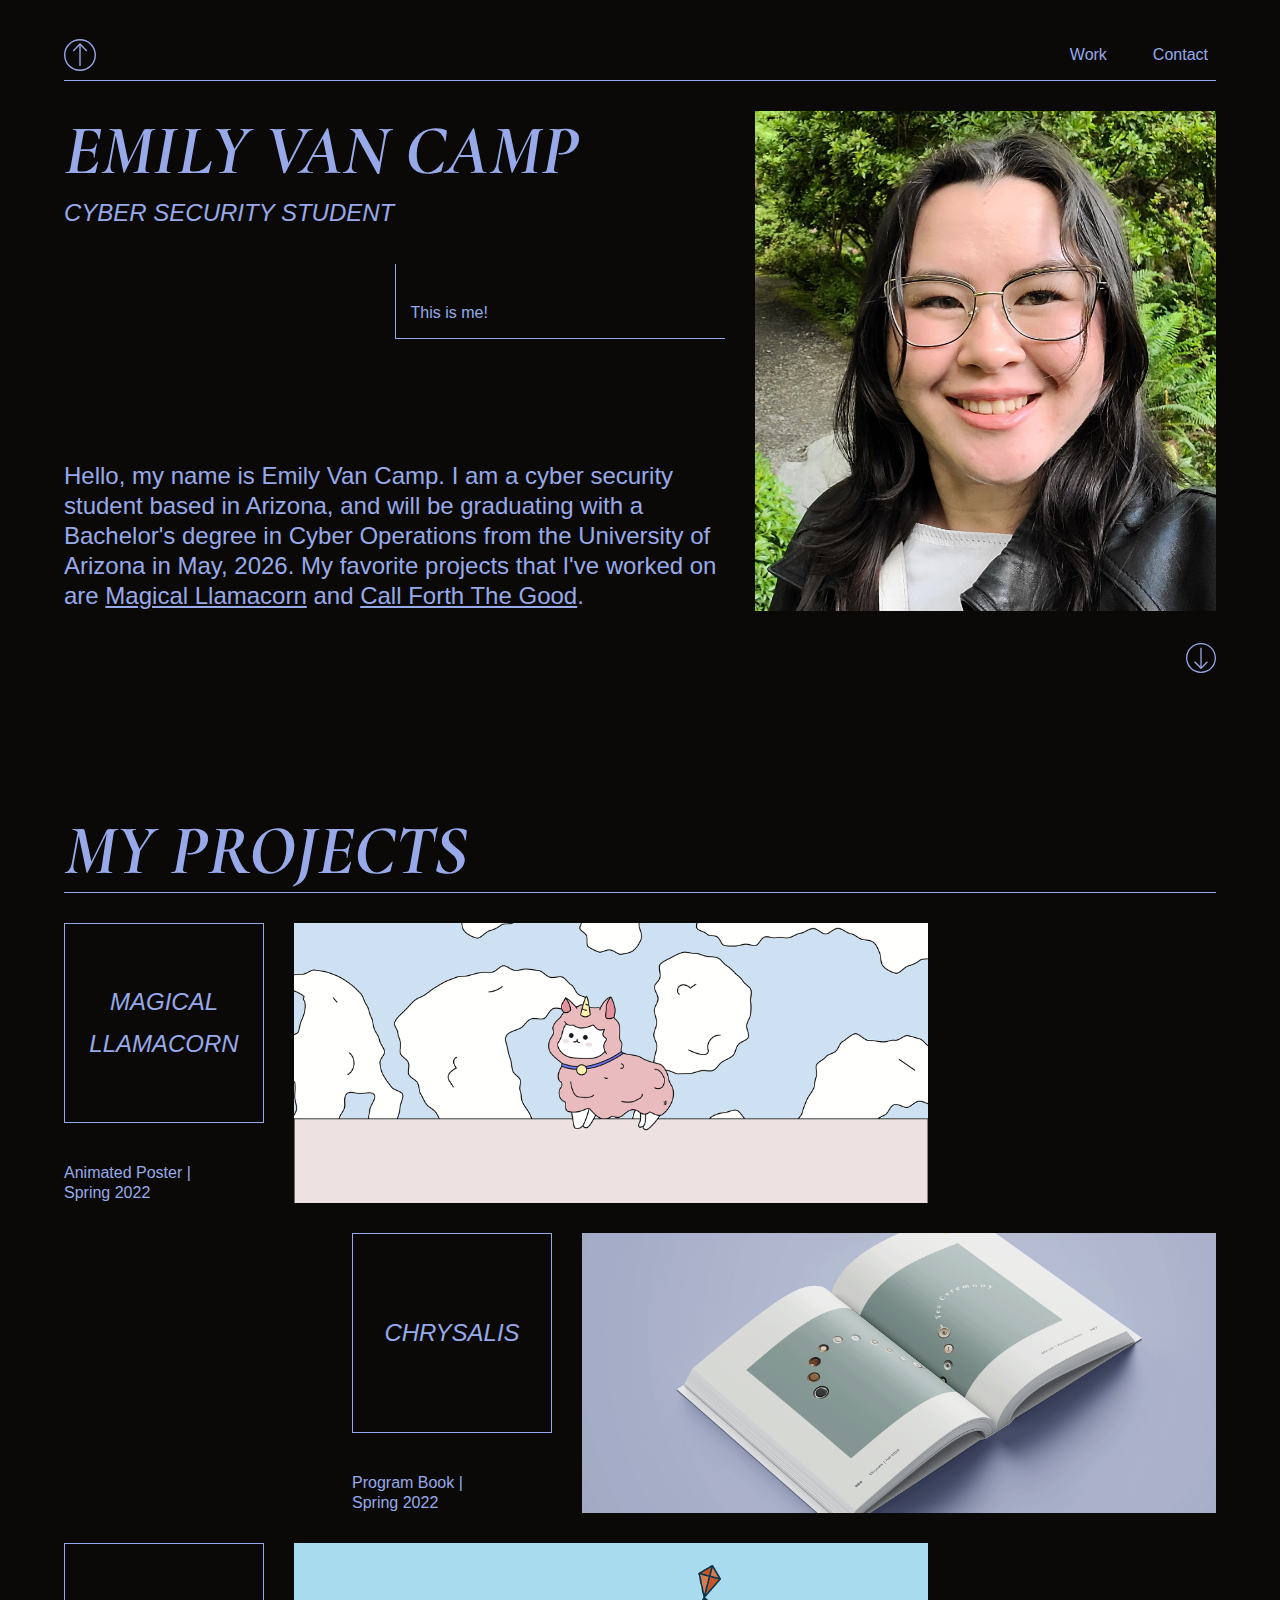
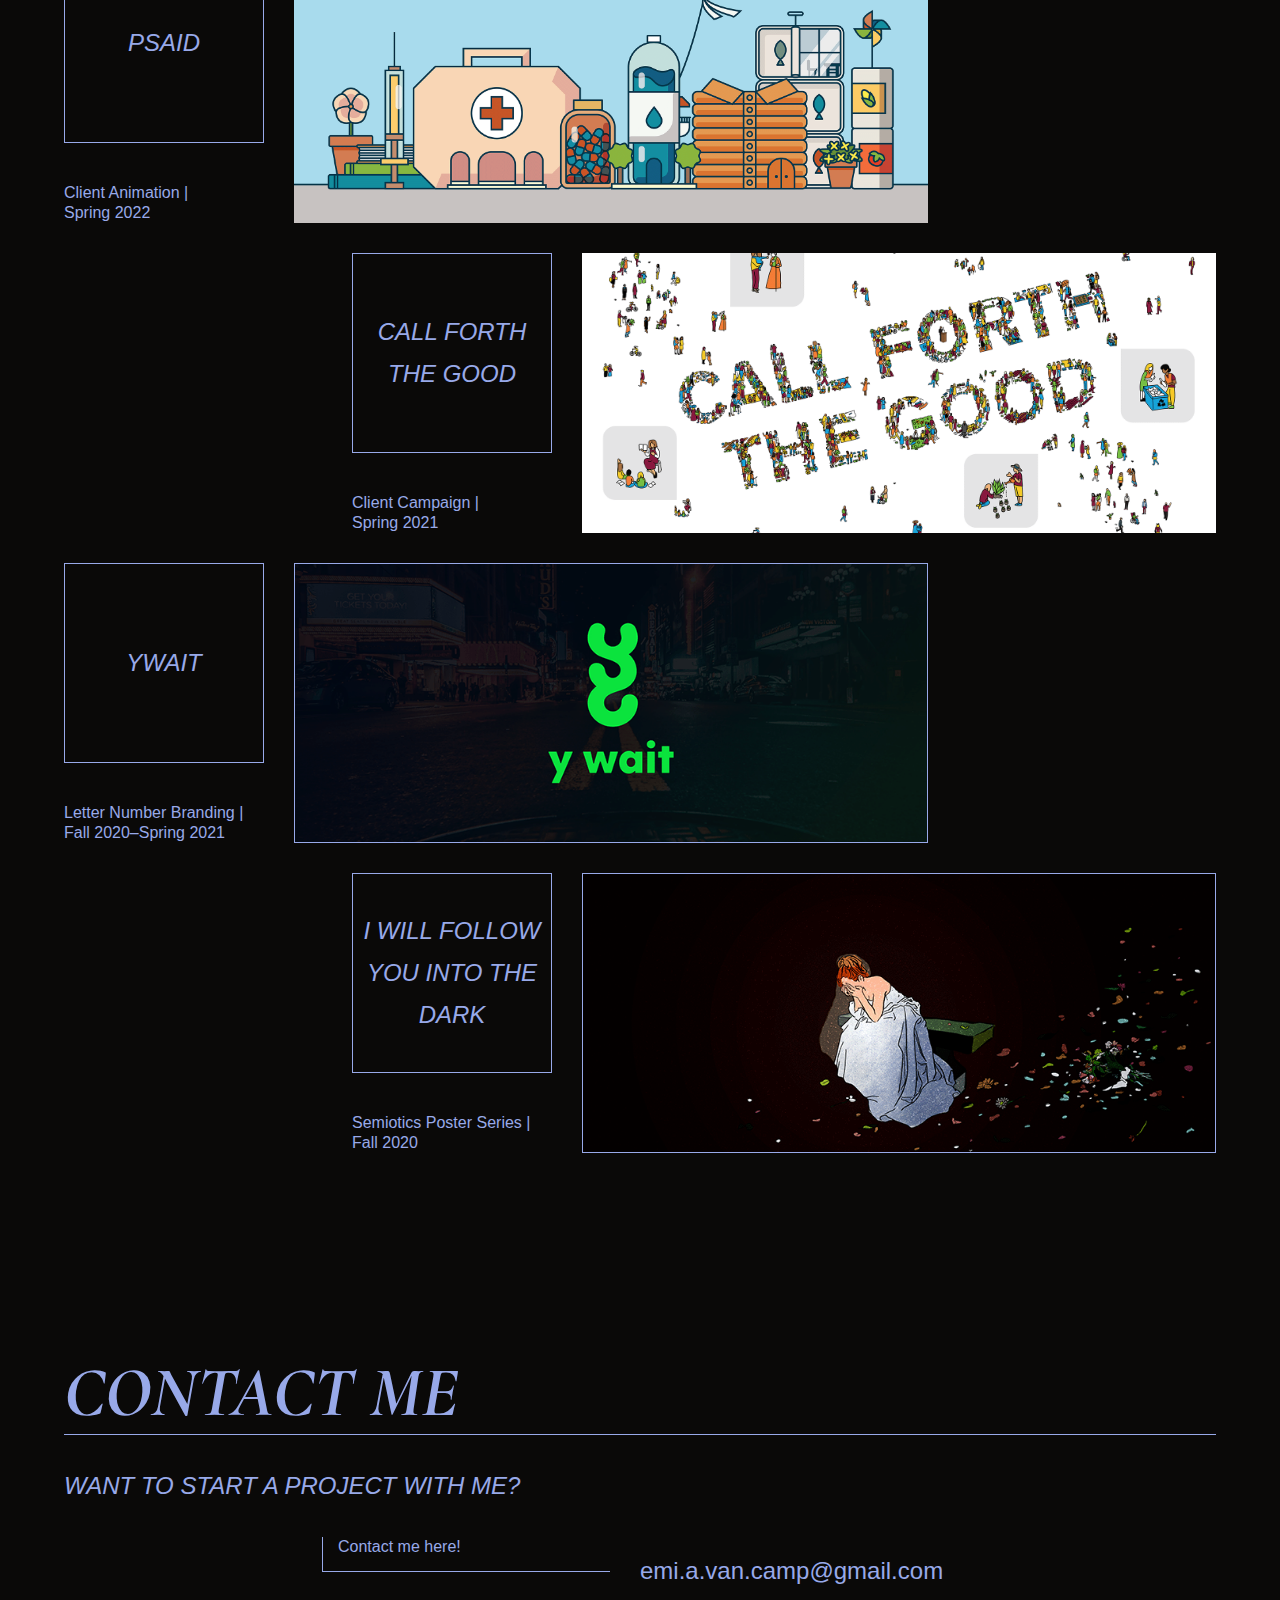
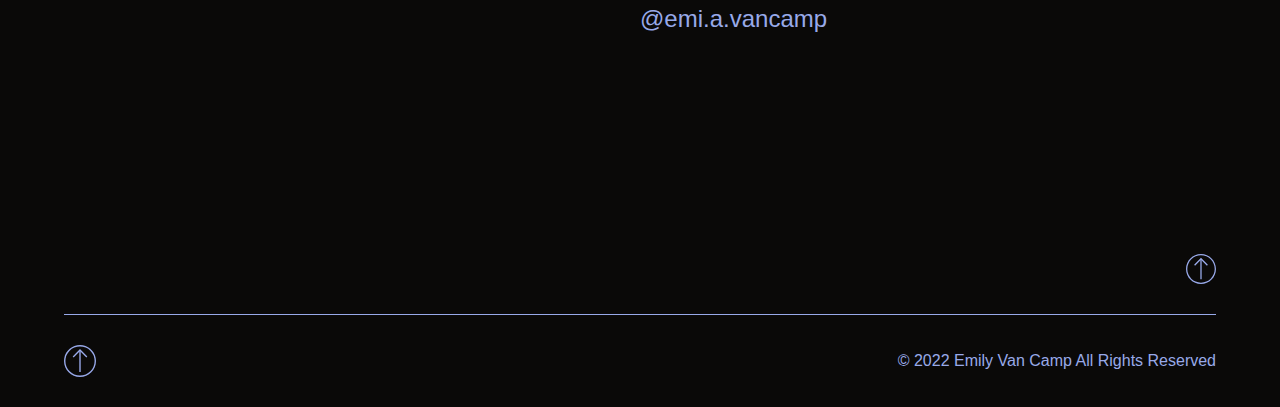
<file: index.html>
<!DOCTYPE html>

<html lang="en"></html>

<head>
    <meta charset="UTF-8">
    <meta name="viewport" content="width=device-width,initial-scale=1">

    <title>Emi's Homepage</title>
    <meta name="description" content="Portfolio Homepage">
    <meta name="author" content="Emily Van Camp">

    <meta property="og:title" content="Emily Van Camp Portfolio Homepage">
    <meta property="og:url" content="#">
    <meta property="og:description" content="Portfolio Homepage">
    <meta property="og:image" content="assets/icon_color-01.svg">

    <link rel="icon" href="#">
    <link rel="icon" href="#" type="image/svg+xml">
    <link rel="apple-touch-icon" href="#">

    <link rel="stylesheet" href="css/reset.css">
    <link rel="stylesheet" href="css/style.css">
</head>

<body>
    <section id="#top"></section>
    <!--Mobile Nav-->
    <nav class="mob-nav">
        <!-- <img id="logo" alt="logo" src="assets/logo-icon__color.svg"> -->
        <a class="logo" alt="logo" href="index.html"></a>
        <!-- Hamburger menu-->
        <div class="icon" onclick="toggleNav()">
            <span id="navBars" class="icon__first"></span>
            <span ></span>
        </div>
        <!--Nav links (toggleable)-->
        <div id="navLinks">
            <a href="index.html#work">Work</a>
            <!-- <a href="#about">About</a> -->
            <a href="index.html#contact">Contact</a>
        </div>
    </nav>
    <!--Desktop Nav-->
    <nav class="desktop-nav">
        <!-- <img id="logo" alt="logo" src="assets/logo-icon__color.svg"> -->
        <a class="logo" alt="logo" href="index.html"></a>
        <div id="desktop-nav__links">
            <a href="index.html#work">Work</a>
            <!-- <a href="#about">About</a> -->
            <a href="index.html#contact">Contact</a>
        </div>
    </nav>
    <main>
        <!--About-->
        <header>
            <div class="title">
                <h1>Emily Van Camp</h1>
                <h2>Cyber Security Student</h2>
                <div class="pointer">
                    <p class="tiny">This is me!</p>
                </div>
            </div>
            <div class="profile-pic"></div>
            <div class="about">
                <p>Hello, my name is Emily Van Camp.  I am a cyber security student based in Arizona, and will be graduating with a Bachelor's degree in Cyber Operations from the University of Arizona in May, 2026.  My favorite projects that I've worked on are <a class="in-para" href="#">Magical Llamacorn</a> and <a class="in-para" href="#">Call Forth The Good</a>.</p>
            </div>
        </header>
        <div class="skip-down"><a href="#work" class="skip-down__icon"></a></div>
        <!--Work-->
        <section id="work">
            <div class="title">
                <h1>My Projects</h1>
            </div>
            <div class="grid">
                <!--Magical Llamacorn-->
                <div class="project left">
                    <a href="project1.html" class="project__title">
                        <h2>Magical Llamacorn</h2>
                    </a>
                    <p>Animated Poster | <br> Spring 2022</p>
                    <a href="project1.html" class="project__img project1">
                        <p>Click to See More →</p>
                    </a>
                </div>
                <!--Chrysalis-->
                <div class="project right">
                    <a href="project2.html" class="project__title">
                        <h2>Chrysalis</h2>
                    </a>
                    <p>Program Book | <br>Spring 2022</p>
                    <a href="project2.html" class="project__img project2">
                        <p>Click to See More →</p>
                    </a>
                </div>
                <!--PSAid-->
                <div class="project left">
                    <a href="project3.html" class="project__title">
                        <h2>PSAid</h2>
                    </a>
                    <p>Client Animation | <br>Spring 2022</p>
                    <a href="project3.html" class="project__img project3">
                        <p>Click to See More →</p>
                    </a>
                </div>
                <!--Call Forth the Good-->
                <div class="project right">
                    <a href="#" class="project__title">
                        <h2>Call Forth The Good</h2>
                    </a>
                    <p>Client Campaign | <br>Spring 2021</p>
                    <a class="project__img project4">
                        <p>Click to See More →</p>
                    </a>
                </div>
                <!--YWait-->
                <div class="project left">
                    <a href="#" class="project__title">
                        <h2>YWait</h2>
                    </a>
                    <p>Letter Number Branding | <br>Fall 2020–Spring 2021</p>
                    <a class="project__img project5">
                        <p>Click to See More →</p>
                    </a>
                </div>
                <!--I Will Follow You-->
                <div class="project right">
                    <a href="#" class="project__title">
                        <h2>I Will Follow You Into the Dark</h2>
                    </a>
                    <p>Semiotics Poster Series | <br>Fall 2020</p>
                    <a class="project__img project6">
                        <p>Click to See More →</p>
                    </a>
                </div>
            </div>
        </section>
        <!--Contact-->
        <section id="contact">
            <div class="title">
                <h1>Contact Me</h1>
            </div>
            <div class="contact-grid">
                <h2>Want to start a project with me?</h2>
                <div class="pointer pointer__contact">
                    <p>Contact me here!</p>
                </div>
                <div class="contact-me">
                    <a href="#"></a><p>emi.a.van.camp@gmail.com</p></a>
                    <a href="#"><p>@emi.a.vancamp</p></a>
                </div>
            </div>
            </div>
        </section>
    </main>
    <div class="skip-up"><a href="#top" class="skip-up__icon"></a></div>
    <footer>
        <a class="logo" alt="logo" href="#top"></a>
        <p>© 2022 Emily Van Camp All Rights Reserved</p>
    </footer>
    <script src="js/scripts.js" defer></script>
</body>
</file>
<file: css/style.css>
@import url('https://fonts.googleapis.com/css2?family=Philosopher&family=Vidaloka&family=Volkhov:ital@1&display=swap');
@import url('https://fonts.googleapis.com/css2?family=Cormorant+Garamond:ital,wght@0,300;0,400;0,500;0,600;0,700;1,300;1,400;1,500;1,600;1,700&family=Poppins:ital,wght@0,100;0,200;0,300;0,400;0,500;0,600;0,700;0,800;0,900;1,100;1,200;1,300;1,400;1,500;1,600;1,700;1,800;1,900&display=swap');



*{
    box-sizing:border-box;
    margin:0;
    padding:0;
    font-family:Helvetica,Arial,sans-serif;
    color:#98A9E9;
    background:transparent;
    vertical-align:baseline;
}

body{
    margin:0 auto;
    padding-left:5%;
    padding-right:5%;
    background-color:#0A0908;
}

/* FONT STYLES */
h1{
    font-family:'Cormorant Garamond', Times, serif;
    text-transform:uppercase;
    color:#98A9E9;
    font-size:5.5vw;
    font-style:italic;
    text-align:left;
}
h2,h3{
    font-weight:normal;
}
h2{
    font-style:italic;
    text-transform:uppercase;
    line-height:1.75em;
}
h3{
    color:#98A9E9;
}
p{
    font-weight:200;
    /* font-size:larger; */
    line-height:1.25em;
    vertical-align:baseline;
}
a,:link,:hover,:active,:visited{
    text-decoration:none;
}
a{
    font-weight:200;
    color:#98A9E9;
    padding:1em .5em;
    transition: all 0.2s ease-in-out;
}
a:hover{
    color:#0A0908;
    background-color:#98A9E9;
    transition: all 0.2s ease-in-out;
}

/* NAV BAR */
nav{
    display:flex;
    align-items:center;
    justify-content:space-between;
    margin-top:30px;
    margin-bottom:30px;
    border-bottom:#98A9E9 solid 1px;
}
.mob-nav{
    display:none;
}
.logo{
    background-image:url("../assets/logo-icon__color.svg");
    background-repeat:no-repeat;
    height:30px;
    width:30px;
    display:flex;
    align-items:center;
    flex-grow:1;
    transition: all 0.2s ease-in-out;
}
.logo:hover{
    background-image:url("../assets/logo-icon_color-filled-01.svg");
    background-color:transparent;
    transition: all 0.2s ease-in-out;
}
#desktop-nav__links{
    display:flex;
    flex-direction:row;
    gap:30px;
}

/* HEADER */
header{
    display:grid;
    grid-template-columns:60% 40%;
    grid-template-rows:1fr 1fr;
}
.title{
    margin-right:30px;
}
.title h1{
    grid-column:1/2;
    grid-row:1/2;
    margin:0;
}
.title h2{
    margin-bottom:30px;
}
.profile{
    grid-column:2/3;
    grid-row:1/3;
    display:flex;
    flex-direction:column;
}
@keyframes rotate{
    from{ transform: rotate(-360deg); }
    to{ transform: rotate(360deg); }
}
.profile-pic{
    grid-column:2/3;
    grid-row:1/4;
    background-image:url("../assets/VanCamp_Pfp.jpg");
    background-repeat:no-repeat;
    background-size:cover;
    background-position:center;
    width:100%;
    height:0;
    padding-bottom:100%;
    min-height:500px;
}
.pointer{
    grid-column:1/2;
    grid-row:2/3;
    width:50%;
    height:30%;
    margin-left:50%;
    border-left:#98A9E9 solid 1px;
    border-bottom:#98A9E9 solid 1px;
    padding-left:15px;
    padding-bottom:15px;
    display:flex;
}
.tiny{
    font-size:1em;
    align-self:flex-end;
}
.about{
    grid-column:1/2;
    grid-row:2/3;
    min-width:300px;
    margin-top:30px;
    margin-right:30px;
    align-self:end;
}
.about p{
    font-size:1.5em;
}
a.in-para{
    margin:0;
    padding:0;
    text-decoration:underline;
}
.skip-down{
    margin-top:30px;
    width:100%;
    margin-bottom:200px;
}
a.skip-down__icon{
    background-image:url(../assets/icons/icon__down-arrow.svg);
    background-repeat:no-repeat;
    background-size:cover;
    background-position:center;
    height:30px;
    width:30px;
    float:right;
    background-color:transparent;
    scroll-behavior:smooth;
    transition:all 0.3s ease-in-out;
}
a.skip-down__icon:hover{
    background-image:url(../assets/icons/icon__down-arrow-hover.svg);
    background-color:transparent;
}

/* WORK */
#work{
    scroll-behavior:smooth;
    margin-bottom:200px;
}
#work .title, #contact .title{
    margin:0;
    border-bottom:#98A9E9 solid 1px;
}
.flex{
    display:flex;
    flex-direction:row;
}
.grid{
    display:grid;
    grid-template-columns:1fr 1fr 1fr 1fr;
}
.left{
    grid-column:1/4;
}
.right{
    grid-column:2/5;
}
.project{
    display:grid;
    grid-template-rows:200px auto;
    grid-template-columns:200px auto;
    margin-top:30px;
    column-gap:30px;
}
.project__title{
    width:200px;
    height:200px;
    margin-bottom:30px;
    margin-right:30px;
    display:flex;
    border:#98A9E9 solid 1px;
    transition: all 0.2s ease-in-out;
}
.project__title h2, .project__title h1{
    text-align:center;
    align-self:center;
    justify-self:center;
    vertical-align:center;
    float:center;
    margin:auto;
    padding:auto;
}
.project__title:hover{
    background-color:#98A9E9;
    transition: all 0.2s ease-in-out;
}
.project__title:hover h2, .project__title:hover h1{
    color:#0A0908;
    transition: all 0.2s ease-in-out;
}
.project__img{
    background-repeat:no-repeat;
    background-size:cover;
    background-position:center;
    width:100%;
    min-height:280px;
    grid-column:2/3;
    grid-row:1/3;
    transition: all 0.2s ease-in-out;
    display:flex;
    padding:0;
}
.project__img p{
    display:none;
}
.project__img:hover{
    transition: all 0.2s ease-in-out;
}
.project__img:hover p{
    display:block;
    color:#0A0908;
    padding:15px;
    align-self:end;
    font-weight:normal;
    font-style:italic;
    text-transform:uppercase;
    transition: all 0.2s ease-in-out;
}
.project1{
    background-image:url(../assets/project1/project1__banner-small.png);
}
.project2{
    background-image:url(../assets/project2/project2__banner-small.png);
}
.project3{
    background-image:url(../assets/project3/project3__banner-small.png);
}
.project3:hover p, .project6:hover p{
    align-self:flex-start;
}
.project4{
    background-image:url(../assets/project4/project4__banner-small.png);
}
.project5:hover p, .project6:hover p{
    color:#98A9E9;
}
.project5{
    background-image:url(../assets/project5/project5__banner-small.png);
    border:#98A9E9 solid .5px;
}
.project6{
    background-image:url(../assets/project6/project6__banner-small.png);
    border:#98A9E9 solid .5px;
}
.project p{
    align-self:end;
}

/*CONTACT*/
#contact{
    margin-bottom:200px;
}
#contact .title{
    margin-bottom:30px;
}
.contact-grid{
    display:grid;
    grid-template-columns:50%;
}
#contact h2{
    margin-bottom:30px;
    grid-column:1/2;
    grid-row:1/2;
}
#contact .pointer{
    margin-right:30px;
    float:right;
    margin-left:auto;
}
.pointer__contact{
    grid-column:1/2;
    grid-row:2/3;
}
.contact-me{
    grid-column:2/4;
    grid-row:2/3;
    /* margin-left:30px; */
}
.contact-me a:hover{
    background:transparent;
}
.contact-me p{
    font-size:1.5em;
}
.pointer__find{
    grid-column:2/3;
    grid-row:3/4;
    /* padding-top:15px;
    height:45px; */
    padding:15px;
}
.find-me{
    grid-column:3/4;
    grid-row:3/4;
    display:flex;
    flex-direction:row;
    justify-content:space-between;
    /* margin-left:30px; */
    /* padding-top:30px; */
}
.find-me a{
    padding:0;
}
.skip-up{
    width:100%;
}
a.skip-up__icon{
    background-image:url(../assets/icons/icon__up-arrow.svg);
    background-repeat:no-repeat;
    background-size:cover;
    background-position:center;
    height:30px;
    width:30px;
    float:right;
    background-color:transparent;
    scroll-behavior:smooth;
    transition:all 0.3s ease-in-out;
    margin-bottom:30px;
}
a.skip-up__icon:hover{
    background-image:url(../assets/icons/icon__up-arrow-hover.svg);
    background-color:transparent;
}
/* FOOTER */
footer{
    border-top:#98A9E9 solid 1px;
    padding-top:30px;
    padding-bottom:30px;
    display:flex;
    justify-content:space-between;
    align-items:center;
    width:100%;
    margin-top:30px;
}


/* PROJECT PAGES*/
.banner__container{
    display:grid;
    justify-content:center;
    grid-template-columns:2fr 1fr;
    row-gap:30px;
    column-gap:30px;
}
.project1__text{
    grid-row:2/3;
    grid-column:1/2;
    /* margin-right:30px; */
}
/* .project2__text p{
    width:50%;
} */
.program-text{
    font-style:italic;
}
.banner__container h1{
    margin:0;
    padding:0;
}
.banner{
    max-width:100%;
    height:auto;
    grid-row:1/2;
    grid-column:1/3;
}
.project1__poster{
    background-image:url(../assets/project1/project1__poster-01.png);
    background-repeat:no-repeat;
    background-size:cover;
    background-position:center;
    width:100%;
    height:auto;
    min-height:200px;
    grid-row:2/3;
    grid-column:2/3;
}

/*PROJECT 2*/
.project2__container{
    display:grid;
    grid-template-columns:60% 40%;
    row-gap:30px;
    /* display:block; */
}
.project2__cover{
    background-image:url(../assets/project2/project2_cover.png);
    background-repeat:no-repeat;
    background-size:cover;
    background-position:center;
    width:100%;
    height:50vw;
    max-height:75vh;
    grid-column:1/2;
    grid-row:1/2;
}
.project2__text{
    /* width:fit-content; */
    grid-column:2/3;
    grid-row:1/2;
    margin-left:30px;
}
.project2__text h1{
    margin:0;
}
.viewer{
    width:100%;
    height:85vh;
    border:none;
    grid-column:1/3;
    grid-row:2/3;
}
.gallery{
    display:flex;
    flex-direction:row;
    gap:30px;
    width:100%;
    grid-column:1/3;
}
.gallery__img{
    width:50vw;
    height:25vw;
    max-height:400px;
}
.project2__img1{
    background-image:url(../assets/project2/project2__img1.png);
    background-repeat:no-repeat;
    background-size:cover;
    background-position:center;
}
.project2__img2{
    background-image:url(../assets/project2/project2__img2.png);
    background-repeat:no-repeat;
    background-size:cover;
    background-position:center;
}

@media only screen and (max-width:1100px) and (min-width:700px){
    .title h2{
        font-size:larger;
    }
    .about p{
        font-size:1.25em;
    }
    .project1__text p{
        width:100%;
    }
}

@media only screen and (max-width:700px){
    /* MOBILE NAV BAR */
    .mob-nav{
        overflow:hidden;
        position:relative;
        display:block;
        width:100%;
    }
    .desktop-nav{
        display:none;
    }
    .mob-nav #navLinks{
        display:none;
        text-align:right;
    }
    .mob-nav #navLinks a{
        padding:1em;
        display:block;
        transition: all 0.3s ease-in-out;
        border-top:#98A9E9 solid 1px;

    }
    .mob-nav .logo{
        margin-bottom:.5em;
    }
    .icon{
        position:absolute;
        display:block;
        width:20px;
        height:20px;
        cursor:pointer;
        top:0;
        right:0;
    }
    .mob-nav .icon{
        background:transparent;
    }
    .mob-nav .icon span{
        position:absolute;
        margin-top:1em;
        width:20px;
        height:1px;
        background-color:#98A9E9;
        border-radius:1px;
        transition:all .3s ease-in-out;
    }
    .mob-nav .icon #navBars{
        transform: rotate(90deg);
    }
    .mob-nav .icon #navBars::before, .mob-nav .icon #navBars::after{
        content:"";
        transition: all 0.2s ease-in-out;
    }
    .mob-nav .icon #navBars::before{
        transform: translateY(10px);
    }
    .mob-nav .icon #navBars::after{
        transform:translateY(-10px);
        margin-bottom:3%;
    }
    .mob-nav .icon #navBars.active{
        transform: rotate(180deg);
    }

    /* HEADER */
    header{
        display:block;
    }
    .title{
        margin-right:0;
        margin-bottom:30px;
    }
    h1{
        font-size:12.25vw;
    }
    .pointer{
        display:none;
    }
    .about{
        margin-right:0;
        margin-top:30px;
    }
    .skip-down{
        float:left;
    }

    /* WORK */
    .left, .right{
        grid-column:1/5;
    }
    .project{
        display:flex;
        flex-direction:column;
        margin-top:60px;
    }
    .project__title{
        width:100%;
        height:auto;
        padding:30px auto;
        margin-bottom:15px;
        margin-right:0;
    }
    .right .project__title{
        align-self:flex-end;
    }
    .project p{
        align-self:center;
        margin-bottom:15px;
        text-align:center;
    }
    .project br{
        display:none;
    }

    /* CONTACT */
    .contact-grid {
        display:flex;
        flex-direction:column;
    }

    /* FOOTER */
    footer{
        flex-direction:column-reverse;
        align-items:center;
        gap:30px;
    }

    /* PROJECT 1*/
    .banner__container{
        display:flex;
        flex-direction:column;
    }
    .project1__text p{
        width:100%;
    }

    /*PROJECT 2*/
    .project2__container{
        display:flex;
        flex-direction:column;
    }
    .project2__cover{
        width:100%;
        height:60vw;
    }
    .project2__text{
        margin:0;
    }
    .gallery{
        flex-direction:column;
    }
    .gallery__img{
        width:100%;
        height:60vw;
    }
}
</file>
